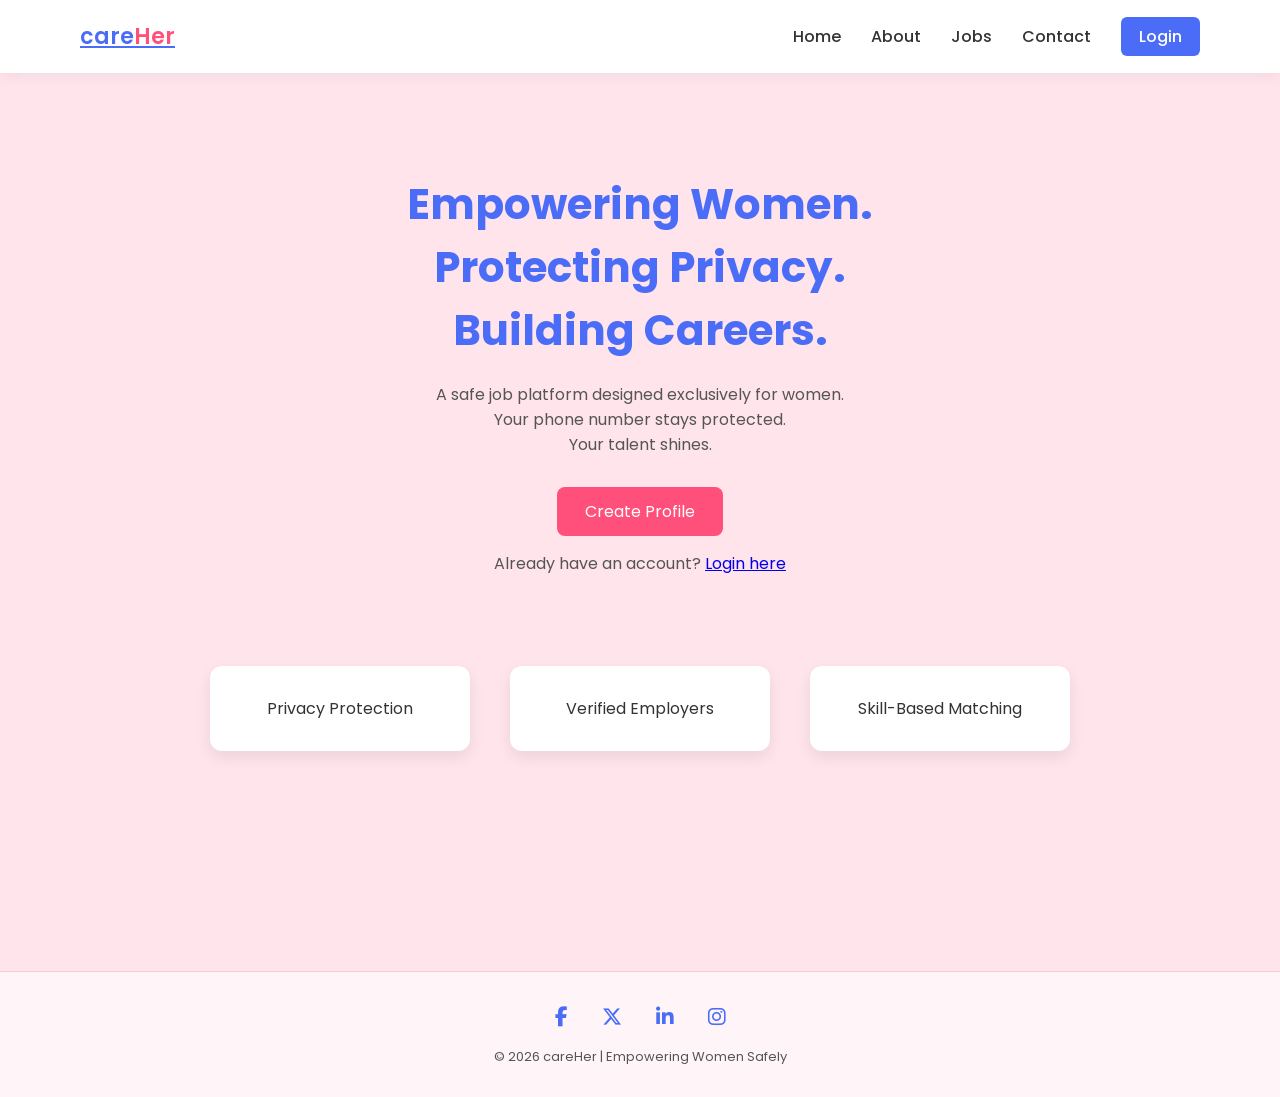
<file: index.html>
<!DOCTYPE html>
<html lang="en">

<head>
    <meta charset="UTF-8" />
    <meta name="viewport" content="width=device-width, initial-scale=1.0" />
    <title>careHer</title>
    <link rel="stylesheet" href="style.css" />
    <link href="https://fonts.googleapis.com/css2?family=Poppins:wght@400;500;600;700&display=swap" rel="stylesheet">
    <link rel="stylesheet" href="https://cdnjs.cloudflare.com/ajax/libs/font-awesome/6.5.0/css/all.min.css">
</head>

<body>

    <!-- Navbar -->
    <header class="navbar">
        <a href="index.html" class="logo">
            care<span>Her</span>
        </a>
        <nav>
            <ul class="nav-links">
                <li><a href="index.html">Home</a></li>
                <li><a href="about.html">About</a></li>
                <li><a href="jobs.html">Jobs</a></li>
                <li><a href="contact.html">Contact</a></li>
                <li><a href="login.html" class="login-btn">Login</a></li>
            </ul>
        </nav>
    </header>

    <!-- Hero Section -->
    <section class="hero">
        <div class="hero-content">
            <h1>
                Empowering Women.<br />
                Protecting Privacy.<br />
                Building Careers.
            </h1>
            <p>
                A safe job platform designed exclusively for women.<br />
                Your phone number stays protected.<br />
                Your talent shines.
            </p>

            <a href="create-profile.html">
                <button class="btn-primary">Create Profile</button>
            </a>

            <p style="margin-top:15px;">
                Already have an account?
                <a href="login.html">Login here</a>
            </p>


            <div class="features">
                <div class="card">Privacy Protection</div>
                <div class="card">Verified Employers</div>
                <div class="card">Skill-Based Matching</div>
            </div>
        </div>
    </section>
    <footer class="main-footer">

        <div class="social-icons">
            <a href="#"><i class="fab fa-facebook-f"></i></a>
            <a href="#"><i class="fab fa-x-twitter"></i></a>
            <a href="#"><i class="fab fa-linkedin-in"></i></a>
            <a href="#"><i class="fab fa-instagram"></i></a>
        </div>

        <p>© 2026 careHer | Empowering Women Safely</p>

    </footer>

</body>

</html>
</file>
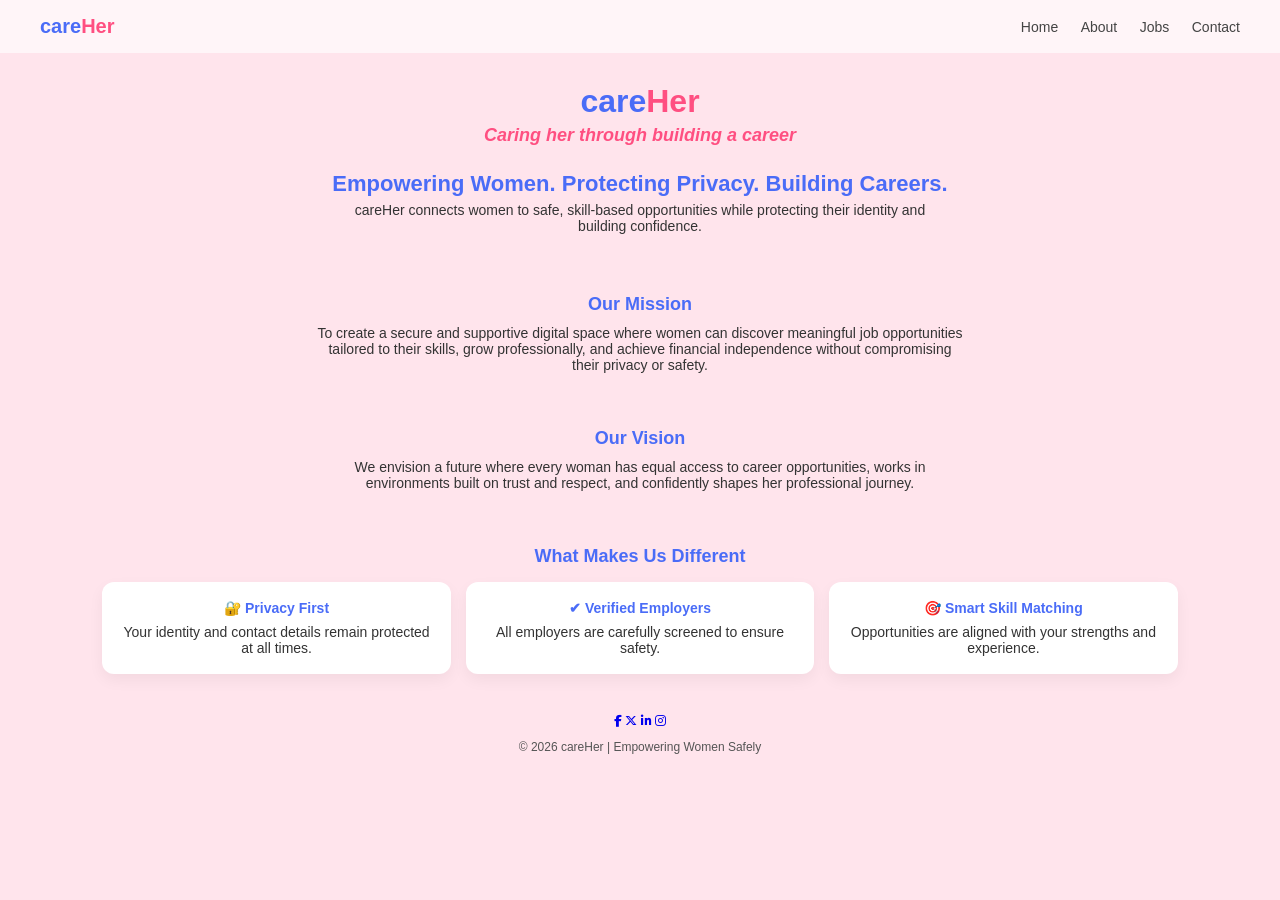
<file: About.html>
<!DOCTYPE html>
<html lang="en">

<head>
    <link rel="stylesheet" href="https://cdnjs.cloudflare.com/ajax/libs/font-awesome/6.5.0/css/all.min.css">
    <meta charset="UTF-8">
    <meta name="viewport" content="width=device-width, initial-scale=1.0">
    <title>About | careHer</title>

    <style>
        body {
            margin: 0;
            font-family: 'Segoe UI', sans-serif;
            background-color: #FFE4EC;
            color: #333;
        }

        /* Header */
        header {
            display: flex;
            justify-content: space-between;
            align-items: center;
            padding: 15px 40px;
            background-color: #FFF5F8;
        }

        /* Logo Styling */
        .logo-container {
            position: relative;
            display: inline-block;
        }

        .logo {
            font-size: 20px;
            font-weight: bold;
            cursor: pointer;
        }

        .logo .care {
            color: #4A6CF7;
        }

        .logo .her {
            color: #FF4F81;
        }

        /* Tagline Hover */
        .tagline {
            position: absolute;
            top: 30px;
            left: 0;
            background-color: white;
            color: #4A6CF7;
            padding: 6px 12px;
            border-radius: 6px;
            font-size: 12px;
            box-shadow: 0 5px 12px rgba(0, 0, 0, 0.08);
            opacity: 0;
            transition: 0.3s ease;
            white-space: nowrap;
        }

        .logo-container:hover .tagline {
            opacity: 1;
        }

        nav a {
            text-decoration: none;
            margin-left: 18px;
            color: #444;
            font-weight: 500;
            font-size: 14px;
        }

        nav a:hover {
            color: #4A6CF7;
        }

        /* Hero Section */
        .hero {
            text-align: center;
            padding: 30px 20px 20px;
        }

        .hero-logo {
            font-size: 32px;
            font-weight: bold;
            margin-bottom: 5px;
        }

        .hero-logo .care {
            color: #4A6CF7;
        }

        .hero-logo .her {
            color: #FF4F81;
        }

        /* Motto */
        .motto h2 {
            color: #FF4F81;
            font-size: 18px;
            font-style: italic;
            margin: 5px 0 25px;
        }

        .hero h1 {
            font-size: 22px;
            color: #4A6CF7;
            margin: 5px 0;
        }

        .hero p {
            max-width: 600px;
            margin: 5px auto;
            font-size: 14px;
        }

        /* Section Styling */
        .section {
            padding: 20px 8%;
            text-align: center;
        }

        .section h2 {
            color: #4A6CF7;
            font-size: 18px;
            margin-bottom: 10px;
        }

        .section p {
            font-size: 14px;
            margin: 0 auto;
            max-width: 650px;
        }

        /* Cards */
        .cards {
            display: flex;
            gap: 15px;
            margin-top: 15px;
        }

        .card {
            flex: 1;
            background-color: white;
            padding: 18px;
            border-radius: 12px;
            box-shadow: 0 6px 15px rgba(0, 0, 0, 0.05);
            font-size: 13px;
            transition: 0.3s ease;
        }

        .card:hover {
            transform: translateY(-4px);
        }

        .card h3 {
            margin: 0 0 8px;
            font-size: 14px;
            color: #4A6CF7;
        }

        /* Footer */
        footer {
            text-align: center;
            padding: 20px;
            font-size: 12px;
            color: #555;
        }

        /* Responsive */
        @media(max-width: 900px) {
            .cards {
                flex-direction: column;
            }
        }
    </style>
</head>

<body>

    <header>
        <div class="logo-container">
            <a href="index.html" style="text-decoration:none;">
                <div class="logo">
                    <span class="care">care</span><span class="her">Her</span>
                </div>
            </a>
            <div class="tagline">Caring her through building a career</div>
        </div>

        <nav>
            <a href="index.html">Home</a>
            <a href="about.html">About</a>
            <a href="jobs.html">Jobs</a>
            <a href="contact.html">Contact</a>
        </nav>
    </header>

    <section class="hero">
        <div class="hero-logo">
            <span class="care">care</span><span class="her">Her</span>
        </div>

        <div class="motto">
            <h2>Caring her through building a career</h2>
        </div>

        <h1>Empowering Women. Protecting Privacy. Building Careers.</h1>

        <p>
            careHer connects women to safe, skill-based opportunities while
            protecting their identity and building confidence.
        </p>
    </section>

    <section class="section">
        <h2>Our Mission</h2>
        <p>
            To create a secure and supportive digital space where women can
            discover meaningful job opportunities tailored to their skills,
            grow professionally, and achieve financial independence without
            compromising their privacy or safety.
        </p>
    </section>

    <section class="section">
        <h2>Our Vision</h2>
        <p>
            We envision a future where every woman has equal access to career
            opportunities, works in environments built on trust and respect,
            and confidently shapes her professional journey.
        </p>
    </section>

    <section class="section">
        <h2>What Makes Us Different</h2>

        <div class="cards">
            <div class="card">
                <h3>🔐 Privacy First</h3>
                <p>Your identity and contact details remain protected at all times.</p>
            </div>

            <div class="card">
                <h3>✔ Verified Employers</h3>
                <p>All employers are carefully screened to ensure safety.</p>
            </div>

            <div class="card">
                <h3>🎯 Smart Skill Matching</h3>
                <p>Opportunities are aligned with your strengths and experience.</p>
            </div>
        </div>
    </section>


    <footer class="main-footer">

        <div class="social-icons">
            <a href="#"><i class="fab fa-facebook-f"></i></a>
            <a href="#"><i class="fab fa-x-twitter"></i></a>
            <a href="#"><i class="fab fa-linkedin-in"></i></a>
            <a href="#"><i class="fab fa-instagram"></i></a>
        </div>

        <p>© 2026 careHer | Empowering Women Safely</p>

    </footer>
</body>

</html>
</file>
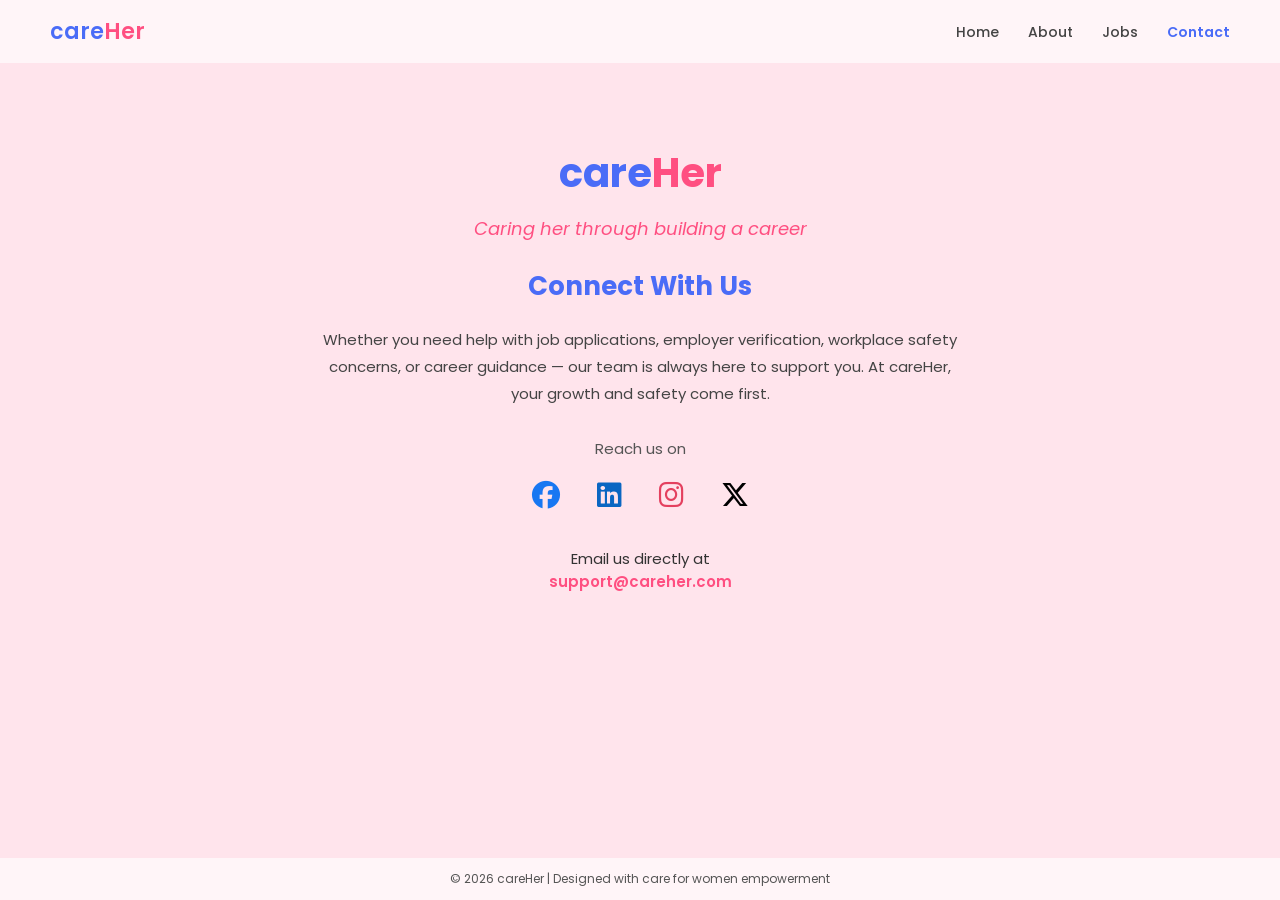
<file: Contact.html>
<!DOCTYPE html>
<html lang="en">

<head>
    <meta charset="UTF-8">
    <meta name="viewport" content="width=device-width, initial-scale=1.0">
    <title>Contact | careHer</title>

    <link href="https://fonts.googleapis.com/css2?family=Poppins:wght@400;500;600&display=swap" rel="stylesheet">
    <link rel="stylesheet" href="https://cdnjs.cloudflare.com/ajax/libs/font-awesome/6.5.0/css/all.min.css">

    <style>
        /* Reset */
        * {
            margin: 0;
            padding: 0;
            box-sizing: border-box;
        }

        /* Body */
        body {
            font-family: 'Poppins', sans-serif;
            background-color: #FFE4EC;
            color: #333;
            min-height: 100vh;
            display: flex;
            flex-direction: column;
        }

        /* Header */
        header {
            display: flex;
            justify-content: space-between;
            align-items: center;
            padding: 15px 50px;
            background-color: #FFF5F8;
        }

        /* Logo */
        .logo-container {
            position: relative;
        }

        .logo {
            font-size: 22px;
            font-weight: 600;
            cursor: pointer;
        }

        .logo .care {
            color: #4A6CF7;
        }

        .logo .her {
            color: #FF4F81;
        }

        .tagline {
            position: absolute;
            top: 30px;
            left: 0;
            background-color: white;
            color: #4A6CF7;
            padding: 6px 12px;
            border-radius: 6px;
            font-size: 12px;
            box-shadow: 0 5px 12px rgba(0, 0, 0, 0.08);
            opacity: 0;
            transition: 0.3s ease;
            white-space: nowrap;
        }

        .logo-container:hover .tagline {
            opacity: 1;
        }

        /* Navigation */
        nav a {
            text-decoration: none;
            margin-left: 25px;
            color: #444;
            font-weight: 500;
            font-size: 14px;
            transition: 0.3s ease;
        }

        nav a:hover {
            color: #4A6CF7;
        }

        /* Active Page */
        nav a.active {
            color: #4A6CF7;
            font-weight: 600;
        }

        /* Main Section */
        .hero {
            flex: 1;
            padding: 80px 20px;
            text-align: center;
        }

        .hero-content {
            max-width: 650px;
            margin: 0 auto;
        }

        .hero-logo {
            font-size: 40px;
            font-weight: 700;
            margin-bottom: 12px;
        }

        .hero-logo .care {
            color: #4A6CF7;
        }

        .hero-logo .her {
            color: #FF4F81;
        }

        .motto {
            color: #FF4F81;
            font-style: italic;
            margin-bottom: 25px;
            font-size: 18px;
        }

        .hero h1 {
            font-size: 26px;
            color: #4A6CF7;
            margin-bottom: 20px;
        }

        .hero p {
            font-size: 15px;
            line-height: 1.8;
            margin-bottom: 30px;
            color: #444;
        }

        /* Social Section */
        .social-title {
            font-size: 15px;
            margin-bottom: 15px;
            color: #555;
        }

        .social-icons {
            font-size: 28px;
            margin-bottom: 30px;
        }

        .social-icons a {
            margin: 0 15px;
            text-decoration: none;
            transition: 0.3s ease;
        }

        .social-icons a:hover {
            transform: scale(1.2);
        }

        /* Email */
        .email {
            font-size: 15px;
            margin-top: 10px;
        }

        .email a {
            color: #FF4F81;
            font-weight: 600;
            text-decoration: none;
        }

        .email a:hover {
            text-decoration: underline;
        }

        /* Footer */
        footer {
            background-color: #FFF5F8;
            padding: 12px 0;
            font-size: 12px;
            color: #555;
            text-align: center;
        }
    </style>
</head>

<body>

    <header>
        <div class="logo-container">
            <div class="logo">
                <span class="care">care</span><span class="her">Her</span>
            </div>
            <div class="tagline">Caring her through building a career</div>
        </div>

        <nav>
            <a href="index.html">Home</a>
            <a href="about.html">About</a>
            <a href="jobs.html">Jobs</a>
            <a href="contact.html" class="active">Contact</a>
        </nav>
    </header>

    <section class="hero">
        <div class="hero-content">

            <div class="hero-logo">
                <span class="care">care</span><span class="her">Her</span>
            </div>

            <div class="motto">
                Caring her through building a career
            </div>

            <h1>Connect With Us</h1>

            <p>
                Whether you need help with job applications, employer verification,
                workplace safety concerns, or career guidance — our team is always
                here to support you. At careHer, your growth and safety come first.
            </p>

            <div class="social-title">
                Reach us on
            </div>

            <div class="social-icons">
                <a href="https://www.facebook.com/" target="_blank">
                    <i class="fab fa-facebook" style="color:#1877F2;"></i>
                </a>

                <a href="https://www.linkedin.com/" target="_blank">
                    <i class="fab fa-linkedin" style="color:#0A66C2;"></i>
                </a>

                <a href="https://www.instagram.com/" target="_blank">
                    <i class="fab fa-instagram" style="color:#E4405F;"></i>
                </a>

                <a href="https://twitter.com/" target="_blank">
                    <i class="fab fa-x-twitter" style="color:#000;"></i>
                </a>
            </div>

            <div class="email">
                Email us directly at <br>
                <a href="mailto:support@careher.com">support@careher.com</a>
            </div>

        </div>
    </section>

    <footer>
        © 2026 careHer | Designed with care for women empowerment
    </footer>

</body>

</html>
</file>
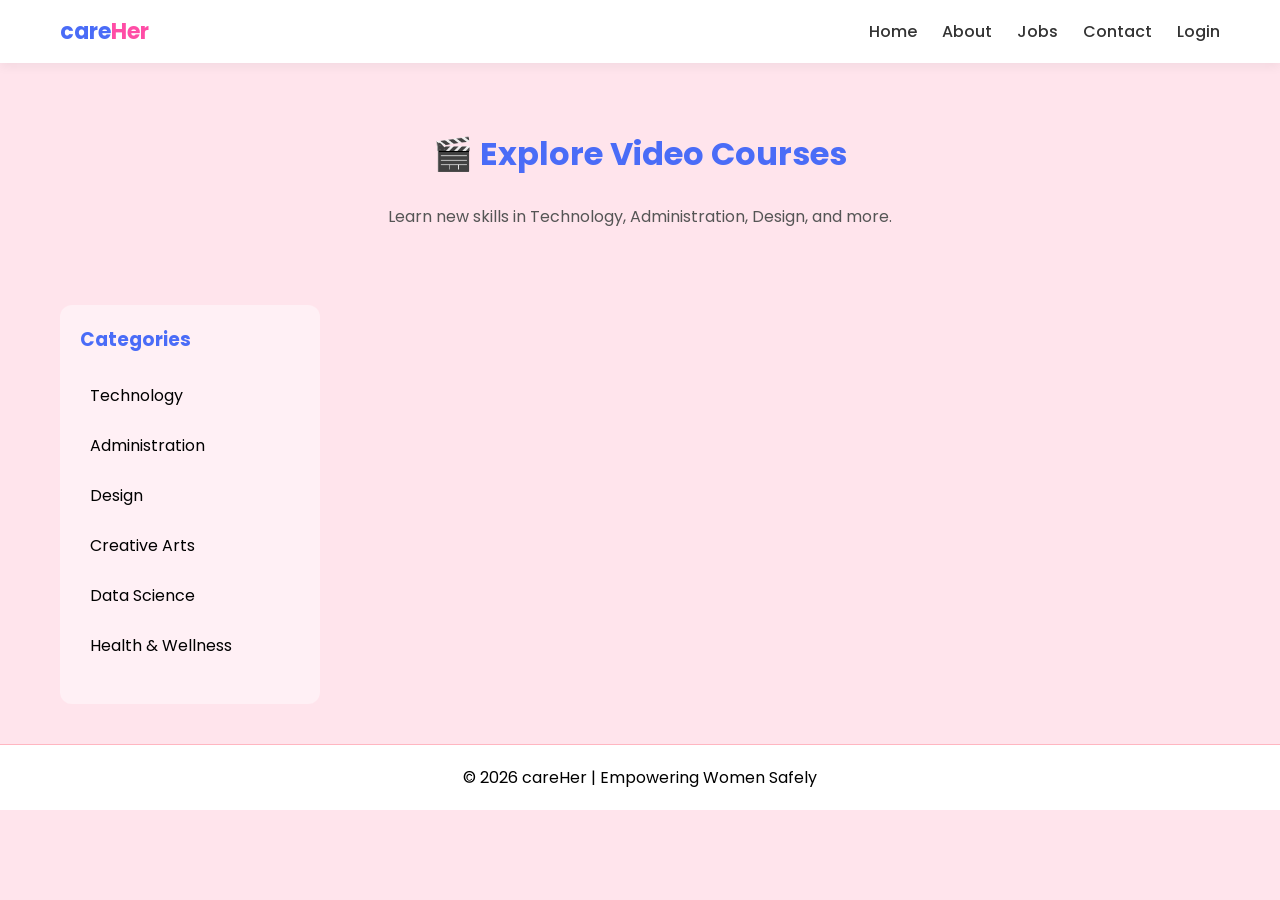
<file: courses.html>
<!DOCTYPE html>
<html lang="en">

<head>
    <meta charset="UTF-8">
    <meta name="viewport" content="width=device-width, initial-scale=1.0">
    <title>careHer | Video Courses</title>

    <link href="https://fonts.googleapis.com/css2?family=Poppins:wght@400;500;600;700&display=swap" rel="stylesheet">
    <link rel="stylesheet" href="https://cdnjs.cloudflare.com/ajax/libs/font-awesome/6.5.0/css/all.min.css">

    <style>
        body {
            margin: 0;
            font-family: 'Poppins', sans-serif;
            background: #FFE4EC;
        }

        /* Navbar */
        .navbar {
            display: flex;
            justify-content: space-between;
            align-items: center;
            padding: 15px 60px;
            background: white;
            box-shadow: 0 4px 10px rgba(0, 0, 0, 0.05);
        }

        .logo {
            font-size: 22px;
            font-weight: 700;
            color: #4A6CF7;
            text-decoration: none;
        }

        .logo span {
            color: #ff4da6;
        }

        .nav-links {
            list-style: none;
            display: flex;
            gap: 25px;
            margin: 0;
        }

        .nav-links a {
            text-decoration: none;
            color: #333;
            font-weight: 500;
        }

        .nav-links a:hover {
            color: #ff4da6;
        }

        /* Page Header */
        .page-header {
            padding: 40px 60px;
            text-align: center;
        }

        .page-header h1 {
            font-size: 32px;
            color: #4A6CF7;
        }

        .page-header p {
            color: #555;
        }

        /* Container */
        .container {
            display: flex;
            margin: 20px 60px;
            gap: 20px;
        }

        /* Sidebar */
        .sidebar {
            width: 220px;
            background: #fff0f5;
            border-radius: 12px;
            padding: 20px;
        }

        .sidebar h3 {
            margin-top: 0;
            color: #4A6CF7;
        }

        .sidebar ul {
            list-style: none;
            padding: 0;
        }

        .sidebar li {
            padding: 10px;
            cursor: pointer;
            border-radius: 8px;
            margin-bottom: 5px;
            transition: 0.3s;
        }

        .sidebar li:hover {
            background: #FFB6C1;
            color: white;
        }

        .sidebar li.active {
            background: #FF4F81;
            color: white;
        }

        /* Courses Grid */
        .courses-grid {
            flex: 1;
            display: grid;
            grid-template-columns: repeat(auto-fill, minmax(280px, 1fr));
            gap: 20px;
        }

        /* Course Card */
        .course-card {
            background: white;
            padding: 15px;
            border-radius: 12px;
            text-align: center;
            box-shadow: 0 4px 12px rgba(0, 0, 0, 0.05);
            transition: 0.3s;
        }

        .course-card:hover {
            transform: translateY(-5px);
        }

        .course-card video {
            width: 100%;
            border-radius: 8px;
        }

        .course-card h4 {
            margin: 10px 0 5px;
            color: #4A6CF7;
        }

        .course-card .info {
            font-size: 12px;
            color: #888;
        }

        /* Footer */
        footer {
            background: white;
            text-align: center;
            padding: 20px;
            margin-top: 40px;
            border-top: 1px solid #FFB6C1;
        }
    </style>
</head>

<body>

    <!-- ✅ FULL NAVBAR -->
    <header class="navbar">
        <a href="index.html" class="logo">care<span>Her</span></a>
        <ul class="nav-links">
            <li><a href="index.html">Home</a></li>
            <li><a href="about.html">About</a></li>
            <li><a href="jobs.html">Jobs</a></li>
            <li><a href="contact.html">Contact</a></li>
            <li><a href="login.html">Login</a></li>
        </ul>
    </header>

    <section class="page-header">
        <h1>🎬 Explore Video Courses</h1>
        <p>Learn new skills in Technology, Administration, Design, and more.</p>
    </section>

    <div class="container">

        <div class="sidebar">
            <h3>Categories</h3>
            <ul>
                <li class="active" onclick="showCategory('technology')">Technology</li>
                <li onclick="showCategory('administration')">Administration</li>
                <li onclick="showCategory('design')">Design</li>
                <li onclick="showCategory('creative')">Creative Arts</li>
                <li onclick="showCategory('data')">Data Science</li>
                <li onclick="showCategory('health')">Health & Wellness</li>
            </ul>
        </div>

        <div class="courses-grid" id="coursesGrid"></div>

    </div>

    <footer>
        © 2026 careHer | Empowering Women Safely
    </footer>

    <script>
        const coursesData = {
            technology: [
                { title: "IoT for Beginners", duration: "4 weeks", language: "English", video: "https://www.w3schools.com/html/mov_bbb.mp4" },
                { title: "Programming with Python", duration: "6 weeks", language: "English", video: "https://www.w3schools.com/html/movie.mp4" }
            ],
            administration: [
                { title: "Office Management", duration: "4 weeks", language: "English", video: "https://www.w3schools.com/html/mov_bbb.mp4" }
            ],
            design: [
                { title: "UI/UX Design Basics", duration: "6 weeks", language: "English", video: "https://www.w3schools.com/html/movie.mp4" }
            ],
            creative: [
                { title: "Creative Writing", duration: "4 weeks", language: "English", video: "https://www.w3schools.com/html/mov_bbb.mp4" }
            ],
            data: [
                { title: "Data Science with Python", duration: "8 weeks", language: "English", video: "https://www.w3schools.com/html/movie.mp4" }
            ],
            health: [
                { title: "Yoga & Fitness", duration: "4 weeks", language: "English", video: "https://www.w3schools.com/html/mov_bbb.mp4" }
            ]
        };

        function showCategory(category) {
            document.querySelectorAll(".sidebar li").forEach(li => li.classList.remove("active"));
            event.target.classList.add("active");

            const grid = document.getElementById("coursesGrid");
            grid.innerHTML = "";

            coursesData[category].forEach(course => {
                grid.innerHTML += `
            <div class="course-card">
                <video controls src="${course.video}"></video>
                <h4>${course.title}</h4>
                <div class="info">${course.duration} • ${course.language}</div>
            </div>
        `;
            });
        }

        showCategory('technology');
    </script>

</body>

</html>
</file>
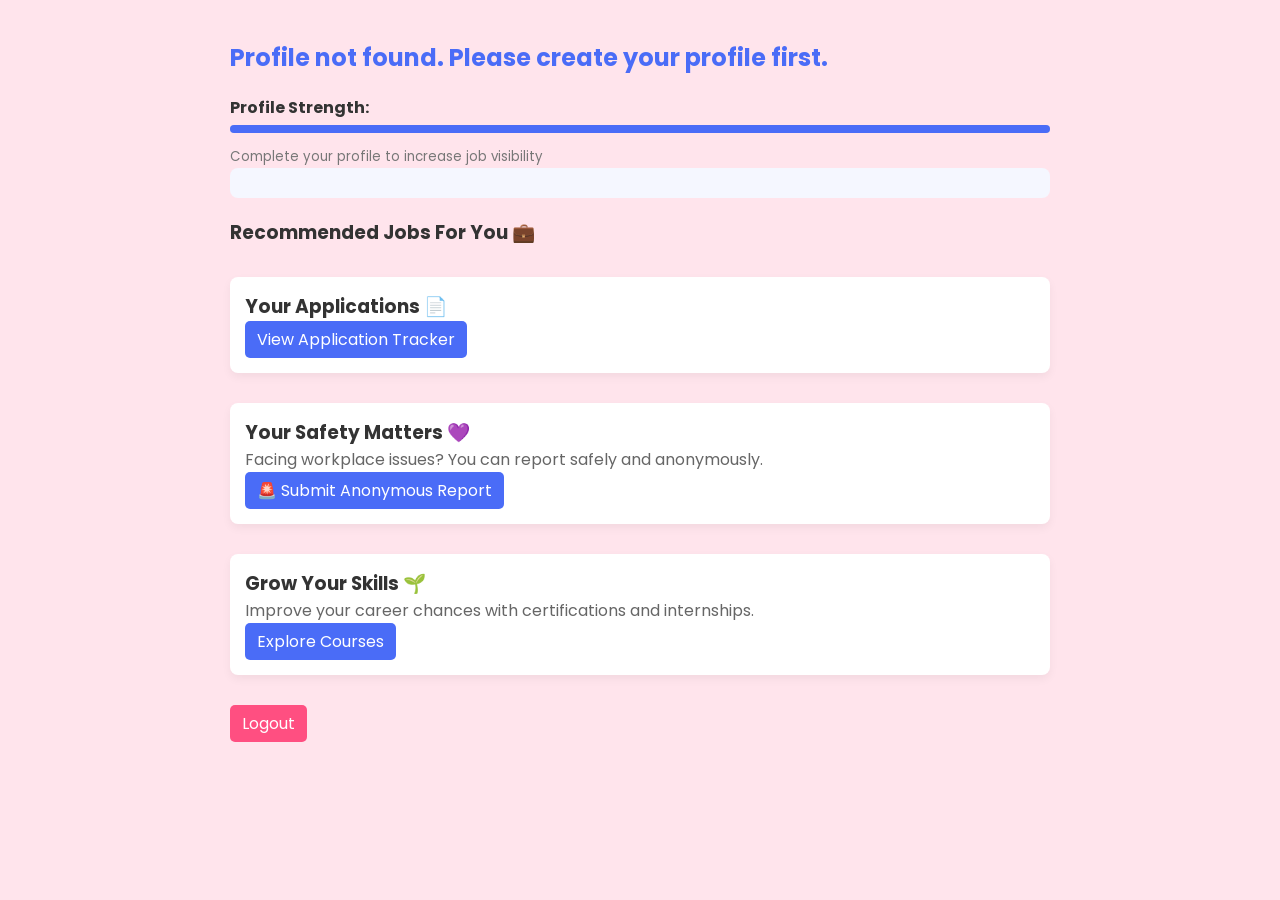
<file: dashboard.html>
<!DOCTYPE html>
<html>

<head>
    <title>Dashboard - careHer</title>
    <link rel="stylesheet" href="style.css">
    <style>
        .dashboard {
            padding: 40px;
            max-width: 900px;
            margin: auto;
        }

        .profile-summary {
            background: #f5f7ff;
            padding: 15px;
            border-radius: 8px;
            margin-bottom: 20px;
        }

        .strength-bar {
            background: #ddd;
            height: 8px;
            border-radius: 5px;
            margin-top: 5px;
            margin-bottom: 10px;
        }

        .strength-fill {
            height: 8px;
            background: #4A6CF7;
            border-radius: 5px;
        }

        .job-card {
            background: white;
            padding: 15px;
            margin: 15px 0;
            border-radius: 8px;
            box-shadow: 0 4px 10px rgba(0, 0, 0, 0.05);
        }

        .job-card h4 {
            margin-bottom: 8px;
        }

        .job-card p {
            margin: 5px 0;
        }

        .btn-primary {
            background: #4A6CF7;
            color: white;
            padding: 6px 12px;
            border: none;
            border-radius: 5px;
            cursor: pointer;
            margin-right: 5px;
        }

        .btn-primary:hover {
            background: #3a5ce0;
        }

        .logout-btn {
            margin-top: 30px;
            background: #ff4f81;
        }

        .section-box {
            margin-top: 30px;
            padding: 15px;
            background: #fff;
            border-radius: 8px;
            box-shadow: 0 4px 10px rgba(0, 0, 0, 0.05);
        }

        .no-jobs {
            margin-top: 20px;
            color: #777;
            font-style: italic;
        }

        .safety-score {
            color: #ff4f81;
            font-weight: bold;
        }
    </style>
</head>

<body>

    <section class="dashboard">

        <h2 id="welcome"></h2>
        <p id="motivation" style="color:#666; margin-bottom:20px;"></p>

        <!-- Profile Strength -->
        <div>
            <strong>Profile Strength:</strong>
            <div class="strength-bar">
                <div class="strength-fill" id="strengthFill"></div>
            </div>
            <small style="color:#777;">Complete your profile to increase job visibility</small>
        </div>

        <!-- Profile Summary -->
        <div id="profileInfo" class="profile-summary"></div>

        <!-- Recommended Jobs -->
        <h3>Recommended Jobs For You 💼</h3>
        <div id="jobResults"></div>

        <!-- Application Tracker -->
        <div class="section-box">
            <h3>Your Applications 📄</h3>
            <a href="applications.html">
                <button class="btn-primary">View Application Tracker</button>
            </a>
        </div>

        <!-- Anonymous Reporting -->
        <div class="section-box">
            <h3>Your Safety Matters 💜</h3>
            <p style="color:#666;">
                Facing workplace issues? You can report safely and anonymously.
            </p>
            <a href="report.html">
                <button class="btn-primary">🚨 Submit Anonymous Report</button>
            </a>
        </div>

        <!-- Skill Growth -->
        <div class="section-box">
            <h3>Grow Your Skills 🌱</h3>
            <p style="color:#666;">
                Improve your career chances with certifications and internships.
            </p>
            <a href="jobs.html">
                <button class="btn-primary">Explore Courses</button>
            </a>
        </div>

        <button class="btn-primary logout-btn" onclick="logout()">Logout</button>

    </section>

    <script>

        const jobs = [
            { title: "Remote Content Writer", category: "creative", workType: "remote", safety: 4.5 },
            { title: "Craft Designer", category: "crafts", workType: "onsite", safety: 4.2 },
            { title: "Data Entry Operator", category: "typing", workType: "remote", safety: 4.0 },
            { title: "Frontend Developer", category: "it", workType: "hybrid", safety: 4.6 }
        ];

        const profile = JSON.parse(localStorage.getItem("careHerProfile"));

        if (profile) {

            // Welcome Message
            document.getElementById("welcome").innerText =
                "Welcome back, " + profile.name + " 👋";

            // Motivational Message
            const messages = [
                "You are capable of amazing things 💜",
                "Your career journey matters ✨",
                "We are here to support your growth 🚀"
            ];

            document.getElementById("motivation").innerText =
                messages[Math.floor(Math.random() * messages.length)];

            // Profile Strength Calculation
            let strength = 40;

            if (profile.interest) strength += 20;
            if (profile.workType) strength += 20;

            document.getElementById("strengthFill").style.width = strength + "%";

            // Profile Summary
            document.getElementById("profileInfo").innerHTML = `
        <strong>Your Interest:</strong> ${profile.interest} <br>
        <strong>Preferred Work Type:</strong> ${profile.workType || "Any"}
    `;

            // Filter Jobs
            const matchedJobs = jobs.filter(job =>
                job.category === profile.interest &&
                (profile.workType === "" || job.workType === profile.workType)
            );

            const container = document.getElementById("jobResults");

            if (matchedJobs.length === 0) {
                container.innerHTML = `
            <div class="no-jobs">
                No exact matches found. Try updating your interest to explore more opportunities 💜
            </div>
        `;
            } else {
                matchedJobs.forEach(job => {
                    container.innerHTML += `
                <div class="job-card">
                    <h4>${job.title}</h4>
                    <p>Matched with your interest in <strong>${profile.interest}</strong></p>
                    <p>Work Type: ${job.workType}</p>
                    <p class="safety-score">💜 CareHer Safety Score: ${job.safety} / 5</p>
                    <button class="btn-primary">Apply Now</button>
                    <button class="btn-primary" onclick="saveJob('${job.title}')">Save Job 💜</button>
                </div>
            `;
                });
            }

        } else {
            document.getElementById("welcome").innerText =
                "Profile not found. Please create your profile first.";
        }

        // Save Job Function
        function saveJob(title) {
            let savedJobs = JSON.parse(localStorage.getItem("savedJobs")) || [];
            savedJobs.push(title);
            localStorage.setItem("savedJobs", JSON.stringify(savedJobs));
            alert("Job saved successfully 💜");
        }

        // Logout
        function logout() {
            window.location.href = "login.html";
        }

    </script>

</body>

</html>
</file>
<file: style.css>
/* ===== GOOGLE FONT ===== */
@import url('https://fonts.googleapis.com/css2?family=Poppins:wght@300;400;500;600&display=swap');

/* ===== GLOBAL RESET ===== */
* {
    margin: 0;
    padding: 0;
    box-sizing: border-box;
    font-family: 'Poppins', sans-serif;
}

body {
    background-color: #FFE4EC;
    color: #333;
}

/* ===== NAVBAR ===== */
.navbar {
    display: flex;
    justify-content: space-between;
    align-items: center;
    padding: 20px 80px;
    background-color: #ffffff;
    box-shadow: 0 4px 12px rgba(0, 0, 0, 0.05);
}

.logo {
    font-size: 22px;
    font-weight: 600;
    color: #4A6CF7;
}

.logo span {
    color: #ff4f7b;
}

.nav-links {
    list-style: none;
    display: flex;
    gap: 30px;
    align-items: center;
}

.nav-links li a {
    text-decoration: none;
    color: #333;
    font-weight: 500;
    transition: 0.3s ease;
}

.nav-links li a:hover {
    color: #4A6CF7;
}

/* Active Link */
.nav-links li a.active {
    color: #4A6CF7;
    border-bottom: 2px solid #4A6CF7;
    padding-bottom: 4px;
}

/* Login Button */
.login-btn {
    background-color: #4A6CF7;
    color: white !important;
    padding: 8px 18px;
    border-radius: 6px;
    transition: 0.3s;
}

.login-btn:hover {
    background-color: #3a5ce0;
}

/* ===== HERO SECTION ===== */
.hero {
    text-align: center;
    padding: 100px 20px;
}

.hero h1 {
    font-size: 42px;
    color: #4A6CF7;
    margin-bottom: 20px;
}

.hero p {
    font-size: 16px;
    margin-bottom: 30px;
    color: #555;
}

/* ===== BUTTON ===== */
.btn-primary {
    background-color: #ff4f7b;
    color: white;
    border: none;
    padding: 12px 28px;
    border-radius: 8px;
    font-size: 16px;
    cursor: pointer;
    transition: 0.3s;
}

.btn-primary:hover {
    background-color: #e0436b;
    transform: translateY(-2px);
}

/* ===== FEATURE CARDS ===== */
.features {
    display: flex;
    justify-content: center;
    gap: 40px;
    flex-wrap: wrap;
    padding: 60px 20px;
}

.card {
    background-color: #ffffff;
    padding: 30px;
    border-radius: 12px;
    box-shadow: 0 6px 15px rgba(0, 0, 0, 0.08);
    transition: 0.3s;
    width: 260px;
    text-align: center;
}

.card:hover {
    transform: translateY(-5px);
}

.card h3 {
    color: #4A6CF7;
    margin-bottom: 10px;
}

/* ===== PROFILE FORM ===== */
.profile-form {
    max-width: 600px;
    margin: 60px auto;
    padding: 40px;
    background: white;
    border-radius: 12px;
    box-shadow: 0 6px 15px rgba(0, 0, 0, 0.08);
}

.profile-form input,
.profile-form select,
.profile-form textarea {
    width: 100%;
    padding: 12px;
    margin: 12px 0;
    border-radius: 8px;
    border: 1px solid #ccc;
}

.profile-form input:focus,
.profile-form select:focus,
.profile-form textarea:focus {
    outline: none;
    border-color: #4A6CF7;
}

/* ===== AUTH LAYOUT (LOGIN/SIGNUP) ===== */
.auth-container {
    display: flex;
    min-height: 100vh;
}

/* Left Side */
.auth-left {
    width: 50%;
    background: #FFD6E2;
    display: flex;
    flex-direction: column;
    justify-content: center;
    padding: 80px;
}

.auth-left h1 {
    font-size: 40px;
    color: #4A6CF7;
}

.auth-left h1 span {
    color: #ff4f7b;
}

.auth-left p {
    margin-top: 20px;
    font-size: 18px;
    color: #555;
}

/* Right Side */
.auth-right {
    width: 50%;
    display: flex;
    justify-content: center;
    align-items: center;
}

/* Auth Card */
.auth-card {
    background: white;
    padding: 40px;
    border-radius: 16px;
    width: 100%;
    max-width: 400px;
    box-shadow: 0 15px 40px rgba(0, 0, 0, 0.08);
    text-align: center;
}

.auth-card h2 {
    margin-bottom: 10px;
}

.auth-subtitle {
    color: #777;
    margin-bottom: 25px;
}

.auth-card input {
    width: 100%;
    padding: 14px;
    margin-bottom: 15px;
    border-radius: 8px;
    border: 1px solid #ddd;
}

.auth-card input:focus {
    outline: none;
    border-color: #4A6CF7;
}

.auth-footer {
    margin-top: 15px;
    font-size: 14px;
}

/* ===== DASHBOARD ===== */
.dashboard {
    padding: 60px 80px;
}

.dashboard h2 {
    color: #4A6CF7;
    margin-bottom: 20px;
}

/* ===== PROFESSIONAL FOOTER ===== */
.main-footer {
    background-color: #FFF5F8;
    text-align: center;
    padding: 30px 10px;
    margin-top: 60px;
    border-top: 1px solid #f2cdd7;
}

.social-icons {
    margin-bottom: 15px;
}

.social-icons a {
    text-decoration: none;
    margin: 0 15px;
    font-size: 20px;
    color: #4A6CF7;
    transition: 0.3s ease;
}

.social-icons a:hover {
    color: #ff4f7b;
    transform: scale(1.2);
}

.main-footer p {
    font-size: 13px;
    color: #555;
}

/* ===== RESPONSIVE ===== */
@media (max-width: 768px) {

    .navbar {
        padding: 20px;
        flex-direction: column;
        gap: 15px;
    }

    .nav-links {
        flex-direction: column;
        gap: 15px;
    }

    .hero h1 {
        font-size: 28px;
    }

    .features {
        flex-direction: column;
        align-items: center;
    }

    .auth-container {
        flex-direction: column;
    }

    .auth-left,
    .auth-right {
        width: 100%;
        padding: 40px;
    }

    .dashboard {
        padding: 40px 20px;
    }
}
</file>
